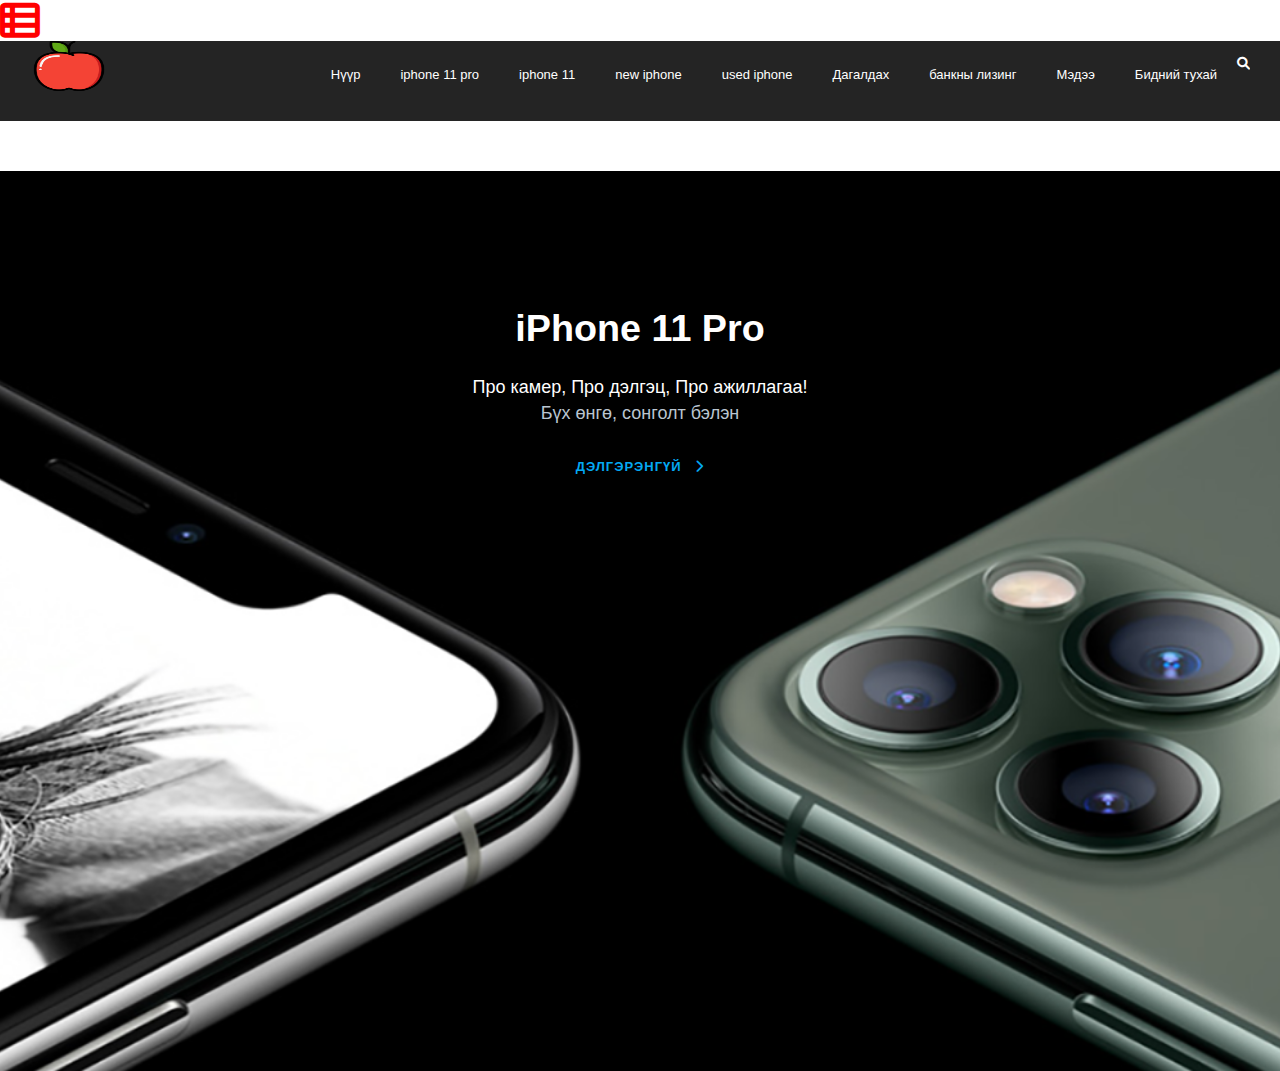
<file: apple.mn/iphone.html>
<!DOCTYPE html>
<html lang="en">
<head>
    <meta charset="UTF-8">
    <meta http-equiv="X-UA-Compatible" content="IE=edge">
    <meta name="viewport" content="width=device-width, initial-scale=1.0">
    <title>Document</title>
    <link rel="stylesheet" href="iphone.css">
    <link rel="stylesheet" href="https://cdnjs.cloudflare.com/ajax/libs/font-awesome/6.0.0-beta2/css/all.min.css">
</head>
<body>

    <div class="mobile-header">
        <input type="checkbox" id="mobile">

        <label for="mobile">  <i class="fas fa-th-list" ></i>  </label> 

        <ul id="mobile-header-menu">
            <li><a href="#">Нүүр</a></li>
            <li><a href="#">iphone 11 pro</a></li>
            <li><a href="#">iphone 11</a></li>
            <li><a href="#">new iphone</a></li>
            <li><a href="#">used iphone</a></li>
            <li><a href="#">Дагалдах</a></li>
            <li><a href="#">банкны лизинг</a></li>
            <li><a href="#">Мэдээ</a></li>
            <li><a href="#">Бидний тухай</a></li>
        </ul>
    </div>




    <nav class="header">
         <img src="apple.png" alt="#">







         <div class="menu">
            <ul>
                <li><a href="#">Нүүр</a></li>
                <li><a href="#">iphone 11 pro</a></li>
                <li><a href="#">iphone 11</a></li>
                <li><a href="#">new iphone</a></li>
                <li><a href="#">used iphone</a></li>
                <li><a href="#">Дагалдах</a></li>
                <li><a href="#">банкны лизинг</a></li>
                <li><a href="#">Мэдээ</a></li>
                <li><a href="#">Бидний тухай</a></li>
                <li><i class="fas fa-search"></i></li>
            </ul>
         </div> 
    </nav>

    <div class="space"></div>
    <nav class="main">
       <div class="fusion">
        <h1>iPhone 11 Pro</h1>
        <p>Про камер, Про дэлгэц, Про ажиллагаа!<br>
            <span class="span">Бүх өнгө, сонголт бэлэн</span>
        </p>
       </div>
       <div class="fusion-button-wrapper fusion-aligncenter">
            <a class="target:_blank" href="http://iphone-center.mn/iphone11pro">
                <span class="fusion-button-text">Дэлгэрэнгүй</span>
                <i class="fa fa-chevron-right button-icon-right" style="margin-left: 10px; letter-spacing: 1px; color: #03a9f4;"></i>
            </a>
       </div>

       <div>

       </div>
    </nav>
</body>
</html>
</file>
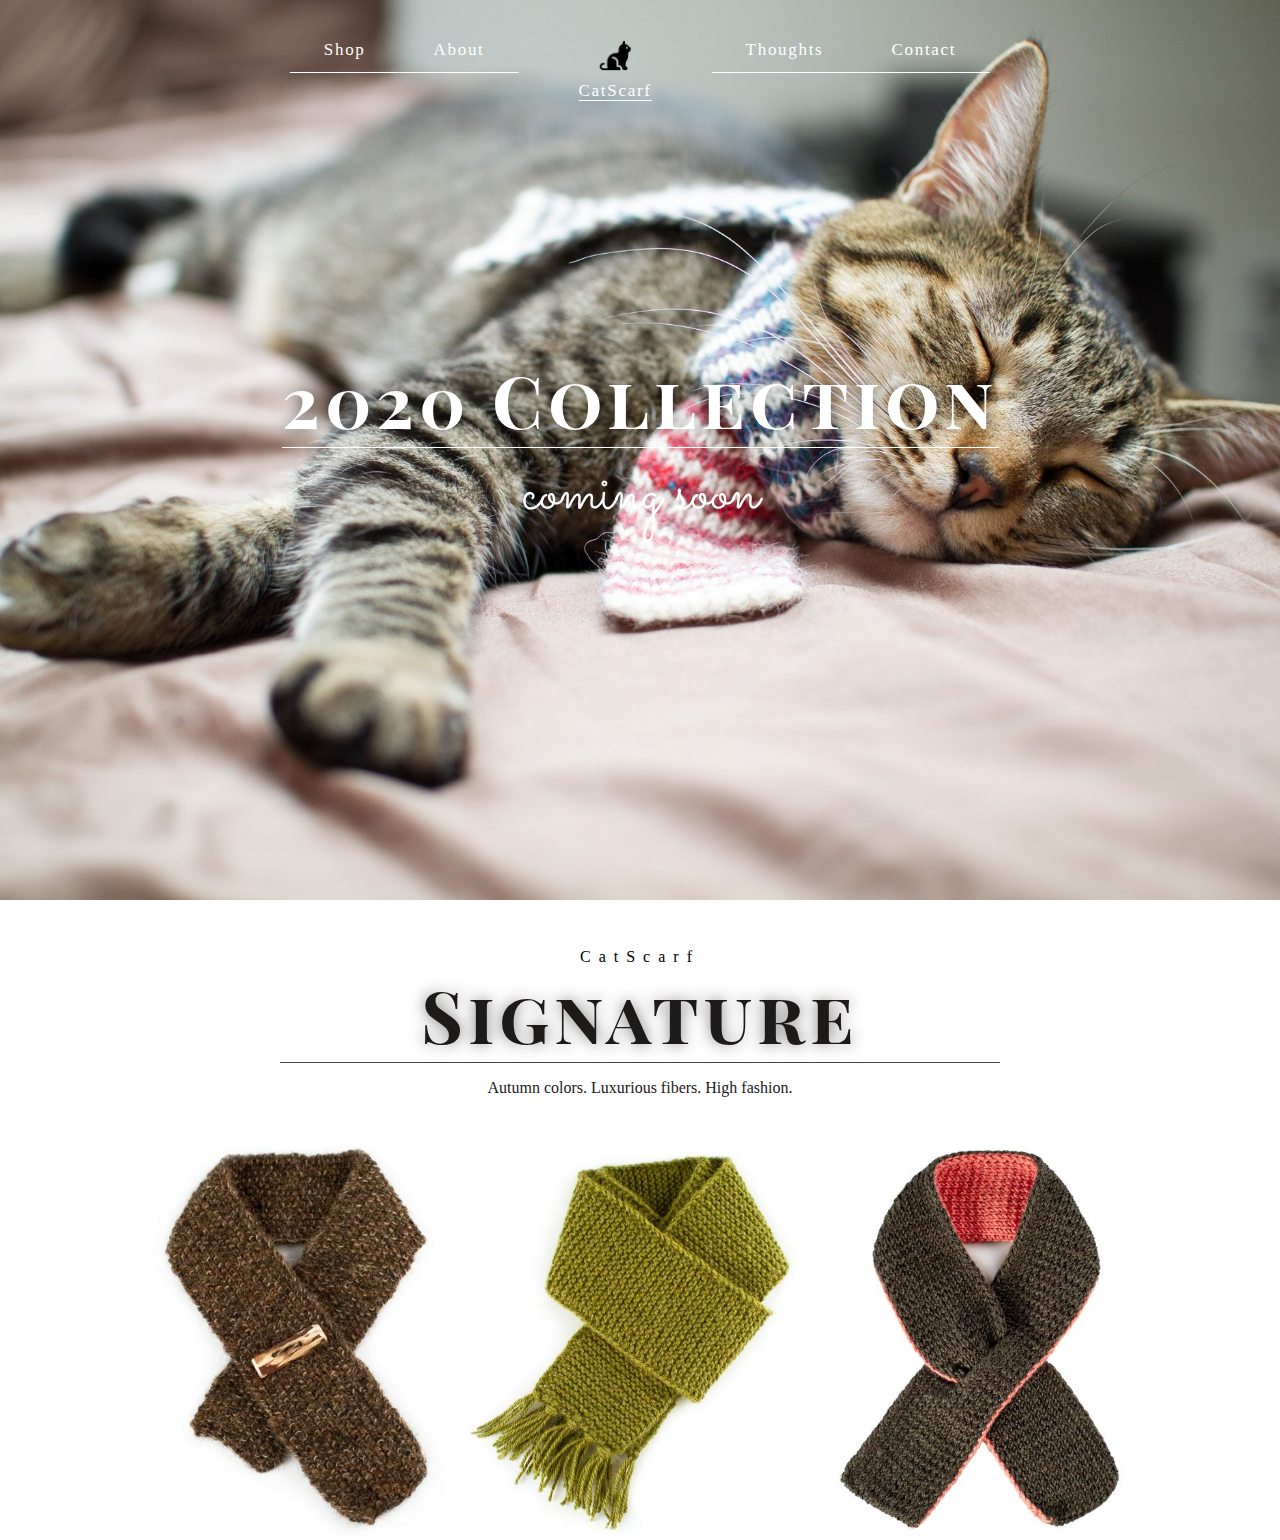
<file: catscarf/10.6.html>
<!DOCTYPE html>
<html lang="en">
<head>
    <meta charset="UTF-8">
    <meta http-equiv="X-UA-Compatible" content="IE=edge">
    <meta name="viewport" content="width=device-width, initial-scale=1.0">
    <title>Document</title>
    <link rel="stylesheet" href="10.6.css">
</head>
<body>
    <div class="header-mobile">
        <input type="checkbox" id="check">
        <label for="check"><img src="./cat.png" alt="fakljsdfas"></label>  

        <div class="menu1">
            <ul>
                <li><a href="https://www.catscarf.com/#shop">Shop</a></li>
                <li><a href="https://www.catscarf.com/#about">About</a></li>
                <li><a href="https://www.catscarf.com/blogs/thoughts/">Thoughts</a></li>
                <li><a href="https://www.catscarf.com/#contact">Contact</a></li>
            </ul>
        </div>
    </div>
    <div class="menu">
        <ul>
            <li><a href="https://www.catscarf.com/#shop">Shop</a></li>
            <li><a href="https://www.catscarf.com/#about">About</a></li>
            <div class="logo">
                <img class="zurag" src="./cat.png">   
                <p><a href="#">CatScarf</a></p>
            </div>
            <li><a href="https://www.catscarf.com/blogs/thoughts/">Thoughts</a></li>
            <li><a href="https://www.catscarf.com/#contact">Contact</a></li>
        </ul>
    </div>

    

    <section class="container">
        <div class="gol">
            <div class="container-1">
                <h1>2020 Collection</h1>
            </div>
            <div class="button">
                <a class="button" href="#">coming soon</a>
            </div>
        </div>
    </section>
    
    <div class="wrapper">
        <header class="header-page">
            <b class="logotype-small">CatScarf</b>
            <h1>Signature</h1>
            <p>Autumn colors. Luxurious fibers. High fashion.</p>
        </header>
        
        <div class="gurav">
            <div class="image"><img src="./cat1.jpg" alt=""></div>
            <div class="image"><img src="./cat3.jpg" alt=""></div>
            <div class="image"><img src="./cat2.jpg" alt=""></div>
        </div>
    </div>
</body>
</html>
</file>
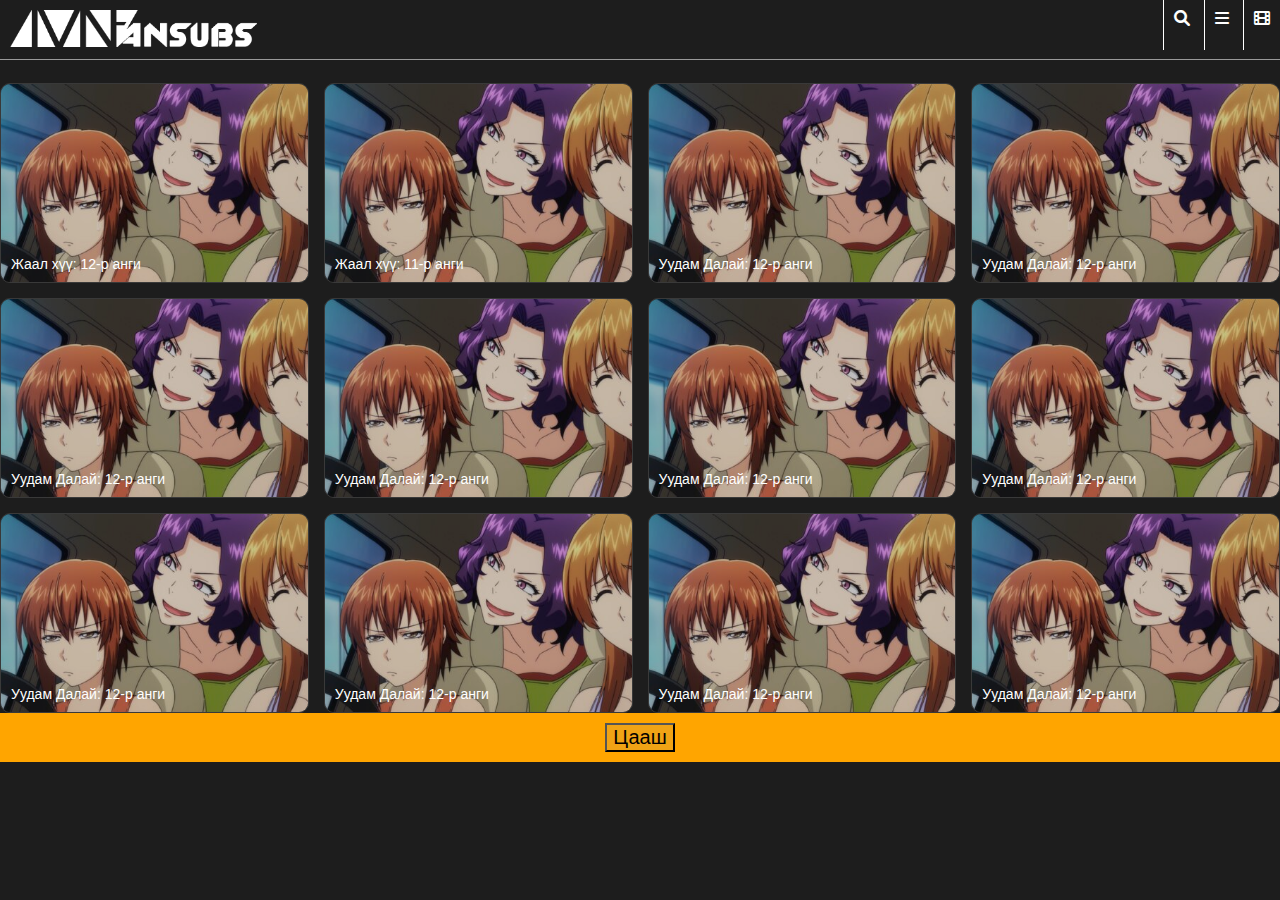
<file: mnfansubs.mn/10.1.html>
<!DOCTYPE html>
<html lang="en">
<head>
    <meta charset="UTF-8">
    <meta http-equiv="X-UA-Compatible" content="IE=edge">
    <meta name="viewport" content="width=device-width, initial-scale=1.0">
    <link rel="stylesheet" href="https://cdnjs.cloudflare.com/ajax/libs/font-awesome/6.0.0-beta2/css/all.min.css">
    <link rel="stylesheet" href="10.1.css" type="text/css">
    <title>Document</title>
</head>


<body>
    <nav class="header">    
        <div class="logo">
            <img src="logo-white.png" alt="">
        </div>
        <div class="menu">
            <input type="radio" id="check-1">
            <input type="checkbox" id="check-2">
            <input type="checkbox" id="check-3">
            <ul class="ulla">
                <li class="ulli"> <label for="check-1"><i class="fas fa-search"></i> </label> </li>
                <li class="ulli"> <label for="check-3"> <i class="fas fa-bars"></i></label></li>
                <li class="ulli"> <label for="check-2"><i class="fas fa-film"></i> </label> </li> 
                <div class="dropdown">
                        <ul>
                            <li><a>gjvg465656hfhg</a></li>
                            <li><a>sdafasdfdsafasd</a></li>
                            <li><a>slkdfjsadlfjasdlf</a></li>
                            <li><a>sdajflkdsajf894651</a></li>
                        </ul>
                    </div>
            </ul>
        </div>
        
    </nav>

    <nav class="main">
        
        <div class="a"><img src="photo4.jpg">
            <div class="text">
                <a href="https://www.mnfansubs.net/movie/episode/3528"><p>Жаал хүү: 12-р анги</p></a>
            </div>
        </div>
        
        
        <div class="a"><img src="photo4.jpg">
            <div class="text">
                <a href="https://www.mnfansubs.net/movie/episode/3527"><p>Жаал хүү: 11-р анги</p></a>
            </div>
        </div>
        <div class="a"><img src="photo4.jpg">
            <div class="text">
                <a href="https://www.mnfansubs.net/movie/episode/3527"><p>Уудам Далай: 12-р анги</p></a>
            </div>
        </div>
        <div class="a item-4"><img src="photo4.jpg">
            <div class="text">
                <a href="https://www.mnfansubs.net/movie/episode/3527"><p>Уудам Далай: 12-р анги</p></a>
            </div>
        </div>
        <div class="a"><img src="photo4.jpg">
            <div class="text">
                <a href="https://www.mnfansubs.net/movie/episode/3527"><p>Уудам Далай: 12-р анги</p></a>
            </div>
        </div>
        <div class="a"><img src="photo4.jpg">
            <div class="text">
                <a href="https://www.mnfansubs.net/movie/episode/3527"><p>Уудам Далай: 12-р анги</p></a>
            </div>
        </div>
        <div class="a"><img src="photo4.jpg">
            <div class="text">
                <a href="https://www.mnfansubs.net/movie/episode/3527"><p>Уудам Далай: 12-р анги</p></a>
            </div>
        </div>
        <div class="a"><img src="photo4.jpg">
            <div class="text">
                <a href="https://www.mnfansubs.net/movie/episode/3527"><p>Уудам Далай: 12-р анги</p></a>
            </div>
        </div>
        <div class="a"><img src="photo4.jpg">
            <div class="text">
                <a href="https://www.mnfansubs.net/movie/episode/3527"><p>Уудам Далай: 12-р анги</p></a>
            </div>
        </div>
        <div class="a"><img src="photo4.jpg">
            <div class="text">
                <a href="https://www.mnfansubs.net/movie/episode/3527"><p>Уудам Далай: 12-р анги</p></a>
            </div>
        </div>
        <div class="a"><img src="photo4.jpg">
            <div class="text">
                <a href="https://www.mnfansubs.net/movie/episode/3527"><p>Уудам Далай: 12-р анги</p></a>
            </div>
        </div>
        <div class="a"><img src="photo4.jpg">
            <div class="text">
                <a href="https://www.mnfansubs.net/movie/episode/3527"><p>Уудам Далай: 12-р анги</p></a>
            </div>
        </div>
    </nav>
    <div class="button">
        <button>Цааш</button>
    </div>
    <input type="hidden" id="myInput" value="W3Schools">
</body>
</html>
</file>
<file: apple.mn/iphone.css>
*{
    box-sizing: border-box;
}
body{
    margin: 0;
    -webkit-text-size-adjust: 100%;
    font: 13px/20px PTSansRegular,Arial,Helvetica,sans-serif;
}
.header{
    width: 100%;
    height: 80px;
    background-color: #242424;
    margin: 0 auto;
    overflow: visible;
    padding-left: 30px;
    padding-right: 30px;
    backface-visibility: hidden;
    transition: background-color .25s ease-in-out;
}
img{
    width: 78px;
    height: 50px;
    top: 10px;
    vertical-align: top;
}
.menu{
    float: right;
    position: relative;
    z-index: 200;
    overflow: hidden;
}
ul{
    list-style: none;
    display: flex;
}
.header .menu ul li a{
    line-height: 41px;
    color: #fff;
    font-family: Roboto,Verdana,Geneva,sans-serif;
    font-size: 13px;
    font-weight: 400;
    letter-spacing: 0;
    text-decoration: none;
    margin: 0 20px;
}
.space{
    width: 100%;
    height: 50px;
}
.main{
    width: 100%;
    height: 100vh;
    object-fit: cover;
    background-repeat: no-repeat;
    background-size: cover;
    background-image: url(./iphone-11Pro-2500x700.png);
    padding-left: 30px;
    padding-right: 30px;

    background-color: #f4f6f8;
    background-position: center center;
    background-repeat: no-repeat;
    padding-top: 110px;
    padding-right: 30px;
    padding-bottom: 120px;
    padding-left: 30px;
    border-top-width: 0px;
    border-bottom-width: 0px;
    border-color: #eae9e9;
    border-top-style: solid;
    border-bottom-style: solid;
    background-size: cover;
    position: relative;
    font-size: 18px;
}
h1{
    text-align: center; 
    font-size: 37.72px; 
    line-height: 45.264px;
    color: #ffffff;
}
p{
    text-align: center;
    color: #fff;
    margin-top: 0;
    margin-bottom: 20px;
    display: block;
    margin-block-start: 1em;
    margin-block-end: 1em;
    margin-inline-start: 0px;
    margin-inline-end: 0px;
    font-family: Tahoma,Geneva,sans-serif,"ms sans serif",Geneva,sans-serif;
    font-weight: 400;
    letter-spacing: 0;
}
.span{
    color: #bac5d0;
    text-align: center;
    line-height: 1.87;
    font-family: Tahoma,Geneva,sans-serif,"ms sans serif",Geneva,sans-serif;
    font-weight: 400;
    letter-spacing: 0;
}
.fusion-aligncenter{
    text-align: center;
    padding: 11px 23px;
    line-height: 16px;
    font-size: 13px;
    zoom: 1;
    cursor: pointer;
}
a{
    text-decoration: none;
}
.fusion-button-text{
    color: #03a9f4;
    transition: all .2s;    
    font-family: Roboto,Arial,Helvetica,sans-serif;
    font-weight: 700;
    letter-spacing: 1px;
    line-height: 16px;
    text-transform: uppercase;
}
i{
    color: white;
}
.mobile{
    width: 100px;
    height: 10vh;
}
#mobile{
    display: none;
}
#mobile-header-menu{
    display: none;
}
#mobile:checked ~ #mobile-header-menu{
    display: block;
}
.fa-search{
    color: white;
}
.fa-th-list{
    color: red;
}
@media screen and (max-width: 1197px) {
    .menu{
        display: none;
    }
}
.fa-th-list{
    font-size: 40px;
}
</file>
<file: catscarf/10.6.css>
@import url(https://fonts.googleapis.com/css2?family=Playfair+Display+SC:ital@1&display=swap);
@import url('https://fonts.googleapis.com/css2?family=Sacramento&display=swap');
*{
    box-sizing: border-box;
    margin: 0;
    padding: 0;
}
body{
    margin: 0;
}

:root{
    --playfair: "Playfair Display SC",serif;
}
.menu{
    margin-top: 40px;
    position: absolute;
    z-index: 999;
    left: 50%;
    transform: translate(-50%);
    background-color: transparent;
}
.menu ul{
    display: flex;
    
}
 .menu ul li{
    list-style: none;
}
.menu ul li a{
    padding: 0 2em .75em 2em;
    border-bottom: 1px solid;
}
.menu ul .logo p{
    margin-top: 10px;
}
.logo{
    display: flex;
    flex-direction: column;
    justify-content: center;
    align-items: center;
    margin-left: 60px;
    margin-right: 60px;
}   
.menu ul .logo .zurag{
    width: 31px;
}
.menu a{
    border-bottom: 1px solid;
    text-decoration: none;
    color: white;
    font-size:17px;
    letter-spacing: .1em;
}
.menu a:hover{
    color: yellow;
    transition: all 1s;
}
.container-1{
    display: flex;
    justify-content: center;
    flex-direction: column;
    align-content: center;
}
h1{
    color: white;
    font-size: 100px;
    font-family: var(--playfair);
    font-size: 4.5em;
    border-bottom: 1px solid;
    letter-spacing: 5px;
    text-shadow: 0 0 15px rgb(0 0 0 / 50%);
}
.container{
    display: flex;
    width: 100%;
    height: 100vh;
    background-image: url(./catimage.jpg);
    object-fit: cover;
    background-repeat: no-repeat;
    background-size: cover;
    justify-content: center;
    position: relative;
    display: flex;
}
.gol{
    display: flex;
    flex-direction: column;
    align-content: center;
    justify-content: center;
}
.container .gol .button{
    display: flex;
    justify-content: center;
}
.container .gol .button a{
    text-decoration: none;
    color: white;
    font-size: 4rem;
    margin-bottom: .4125rem;
    font-family: Sacramento,sans-serif;
    font-weight: 300;
    font-style: normal;
}
.container .gol .button a:hover{
    cursor: pointer;
    color: yellow;
    transition: all 1s;
}
.wrapper{
    padding-bottom: 2%;
    min-height: 625px;
}
.header-page{
    display: block;
    float: left;
    margin-right: 2.01406%;
    width: 56.27969%;
    margin-left: 21.86016%;
    margin-top: 3.7125%;
    margin-bottom: 1.85625%;
    text-align: center; 
}
.logotype-small{
    font-weight: 400;
    letter-spacing: .5em;
    font-size: 65%;
    font-family: "Playfair Display SC",serif;
    font-style: normal;
    font: inherit;
    vertical-align: baseline;
}
.wrapper .header-page h1{
    color: #1d1a19;
    border-bottom: 1px solid #49423b;
}
.wrapper .header-page p{
    color: #1d1a19;
    margin: auto auto 0;
    display: block;
    margin-block-start: 1em;
    margin-block-end: 1em;
    margin-inline-start: 0px;
    margin-inline-end: 0px;
}
.grid-item{
    text-align: center;
    display: block;
    float: left;
    margin-right: 2.35765%;
    width: 31.76157%;
}
.product-thumb{
    width: 366.016px;
    height: 439.219px;
    position: relative;
    cursor: pointer;
    background-repeat: no-repeat;
    background-position: center;
    object-fit: cover;
}
.wrapper .product-grid .grid-item .product-thumb a{
    cursor: pointer;
    transition: all .2s;
}
.wrapper .product-grid .grid-item .product-thumb a img{
    object-fit: cover;
}
.header-mobile{
    display: none;
    width: 60px;
    height: 50px;
}
.header-mobile img{
   width: 100%;
   height: 100%;
}
.header-mobile:hover{
    cursor: pointer;
}
@media screen and (max-width: 1024px) {
    .header-mobile{
        display: inline-block;
    }
}
@media screen and (max-width: 1024px) {
    .menu{
        display: none;
    }
}
.gurav{
    width: 80%;
    height: 40vh;  
    display: flex; 
    margin: 0 auto;
}
.image{
    width: 550px;
    height: 400px;
}
.wrapper .gurav .image img{
    width: 100%;
    height: 100%;
} 
#check:checked ~.menu1 ul{
    display: block;
}
#check:checked ~ .menu1{
    display: block;
}
.menu1 ul li a{
    color: red;
}
.menu1{
    display: none;
}
#check{
    display: none;
}
@media screen and (max-width: 700px) {
    .container{
        font-size: 10px;
    }
}
@media screen and (max-width: 500px) {
    .container{
        font-size: 5px;
    }
}
@media screen and (max-width: 300px) {
    .container{
        font-size: 2px;
    }
}
@media screen and (max-width: 244px) {
    .container{
        font-size: 1px;
    }
}
@media screen and (max-width: 570px) {
    .wrapper .header-page{
        font-size: 10px;
    }
}
@media screen and (max-width: 380px) {
    .wrapper .header-page{
        font-size: 6px;
    }
}
@media screen and (max-width: 700px) {
    .wrapper .gurav{
        display: flex;
        flex-direction: column;   
    }
}
@media screen and (max-width: 630px) {
    .wrapper .gurav .image{
        width: auto;
    }
}
.header-mobile .menu1 a{
    text-decoration: none;
    border: 1px blue solid;
    padding: 4px;
}
.header-mobile .menu1 ul li{
    margin: 9px;
}
</file>
<file: mnfansubs.mn/10.1.css>
*{
    box-sizing: border-box;
    margin:0;
}
body{
    margin:0;
    background-color: #1d1d1d;
    width: auto;
}
.header{
    width: 100%;
    height: 60px;
    background-color:#1d1d1d;
    display: inline-flex;
    justify-content: space-between;
    border-bottom: 1px solid #999;
    position: relative;
}
.header .logo img{
    width: 100%;
    height: 80%;
    object-fit: cover;
    display: flex;
    align-items: center;
    padding-top: 10px;
    padding-left: 10px;
}
.header .menu{
    height: 20vh;
    
}
.header .menu .ulla{
    width: 100%;
    height: 50px;
    
}
.header .menu .ulla .ulli{
    height: 100%;
   list-style: none;
   color: white;
   display: flex;
   align-items: center;
   padding: 10px;
   display: inline-block;
   border-left: 1px solid;
}
.main{
    display: grid;
    grid-template-columns: repeat(4, 1fr);
    grid-auto-rows: 200px 200px 200px;
    grid-gap: 15px;
    justify-content: center;
    padding-top: 20px;
    margin: 0;
}
/* .main div{
    height: 200px;
    width: 300px;
    margin:0;
} */
.main .a img{
    object-fit:cover;
    width: 100%;
    height: 100%;
}
.main .a{
    position: relative;
    border: 1px solid #393939;
    border-radius: 10px;
    overflow: hidden;
    position: relative;
    display: block;
}
.main .a .text{
    position: absolute;
    width: 100%;
    height:100%;
    background-color: rgba(0);
    top:0;
    font-size:14px;
    font-family:Verdana, Geneva, Tahoma, sans-serif;
    display: flex;
    align-items: flex-end;  
    padding:0px 0px 10px 10px;
    background-color:rgba(3, 3, 3, 0.2);
}
.main .a .text a{
    text-decoration: none;
    color: white;
}
.button{
    background-color:orange;
    display: flex;
    justify-content: center;
    box-sizing: content-box;
    padding: 10px;
}
.button button{
    background-color:rgb(240, 163, 21);
    font-size: 20px;
}
.text{
    /* background-image: linear-gradient(rgba(0, 0, 0, 0.20) 0% 40%, rgba(0, 0, 0, 0.50)40% 80%, rgb(0, 0, 0, 0.70) 80% 100%); */
    /* background-image: linear-gradient(to bottom, rbga(96,96,96,0.5), rgba(255, 255, 255, 0.5) transparent); */
    background: linear-gradient(180deg, rgba(0, 0, 0, 0,) 0, rgba(0, 0, 0, 0, .8) 100%)
}
@media only screen and (max-width: 1100px) {
    .main{
        grid-template-columns: repeat(3, 1fr);
    }
}
@media only screen and (max-width: 900px) {
    .main{
        grid-template-columns: repeat(2, 1fr);
    }
}
@media only screen and (max-width: 700px) {
    .main{
        grid-template-columns: auto;
        width: auto;
        left: 1px;
    }
}
#check-1{
    display: none;
}
#check-2{
    display: none;
}
#check-3{
    display: none;
}
.dropdown{
    display: none;
    background-color: white; 
    position: absolute;
    border: none;
    right:0.5px;
    top:60px;
}
#check-3:checked ~ * .dropdown{
    display: block;
    z-index: 999;
}
.dropdown li a{
    color: blue;
}
.toggle{
    width: 400px;
    height: 400px;
}
.header-mobile{
    width: 400px;
    height: 400px;
}
</file>
